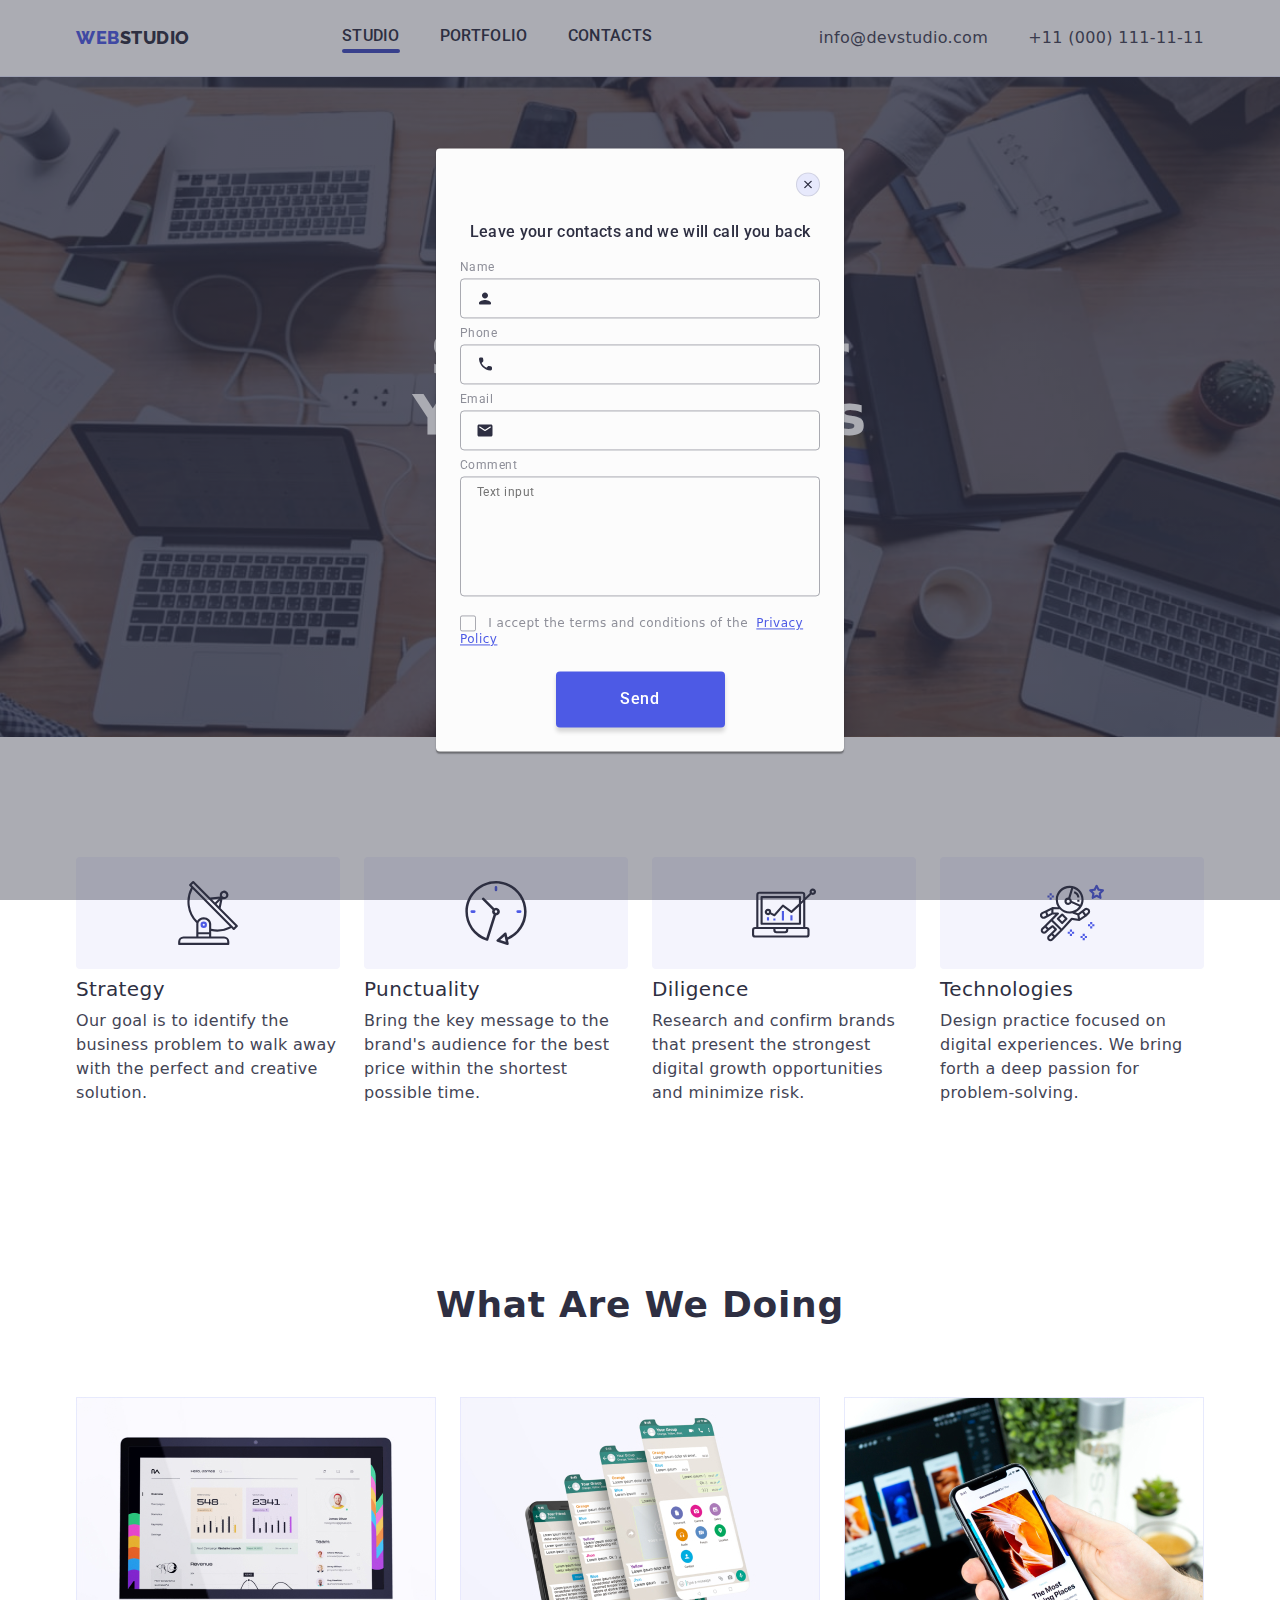
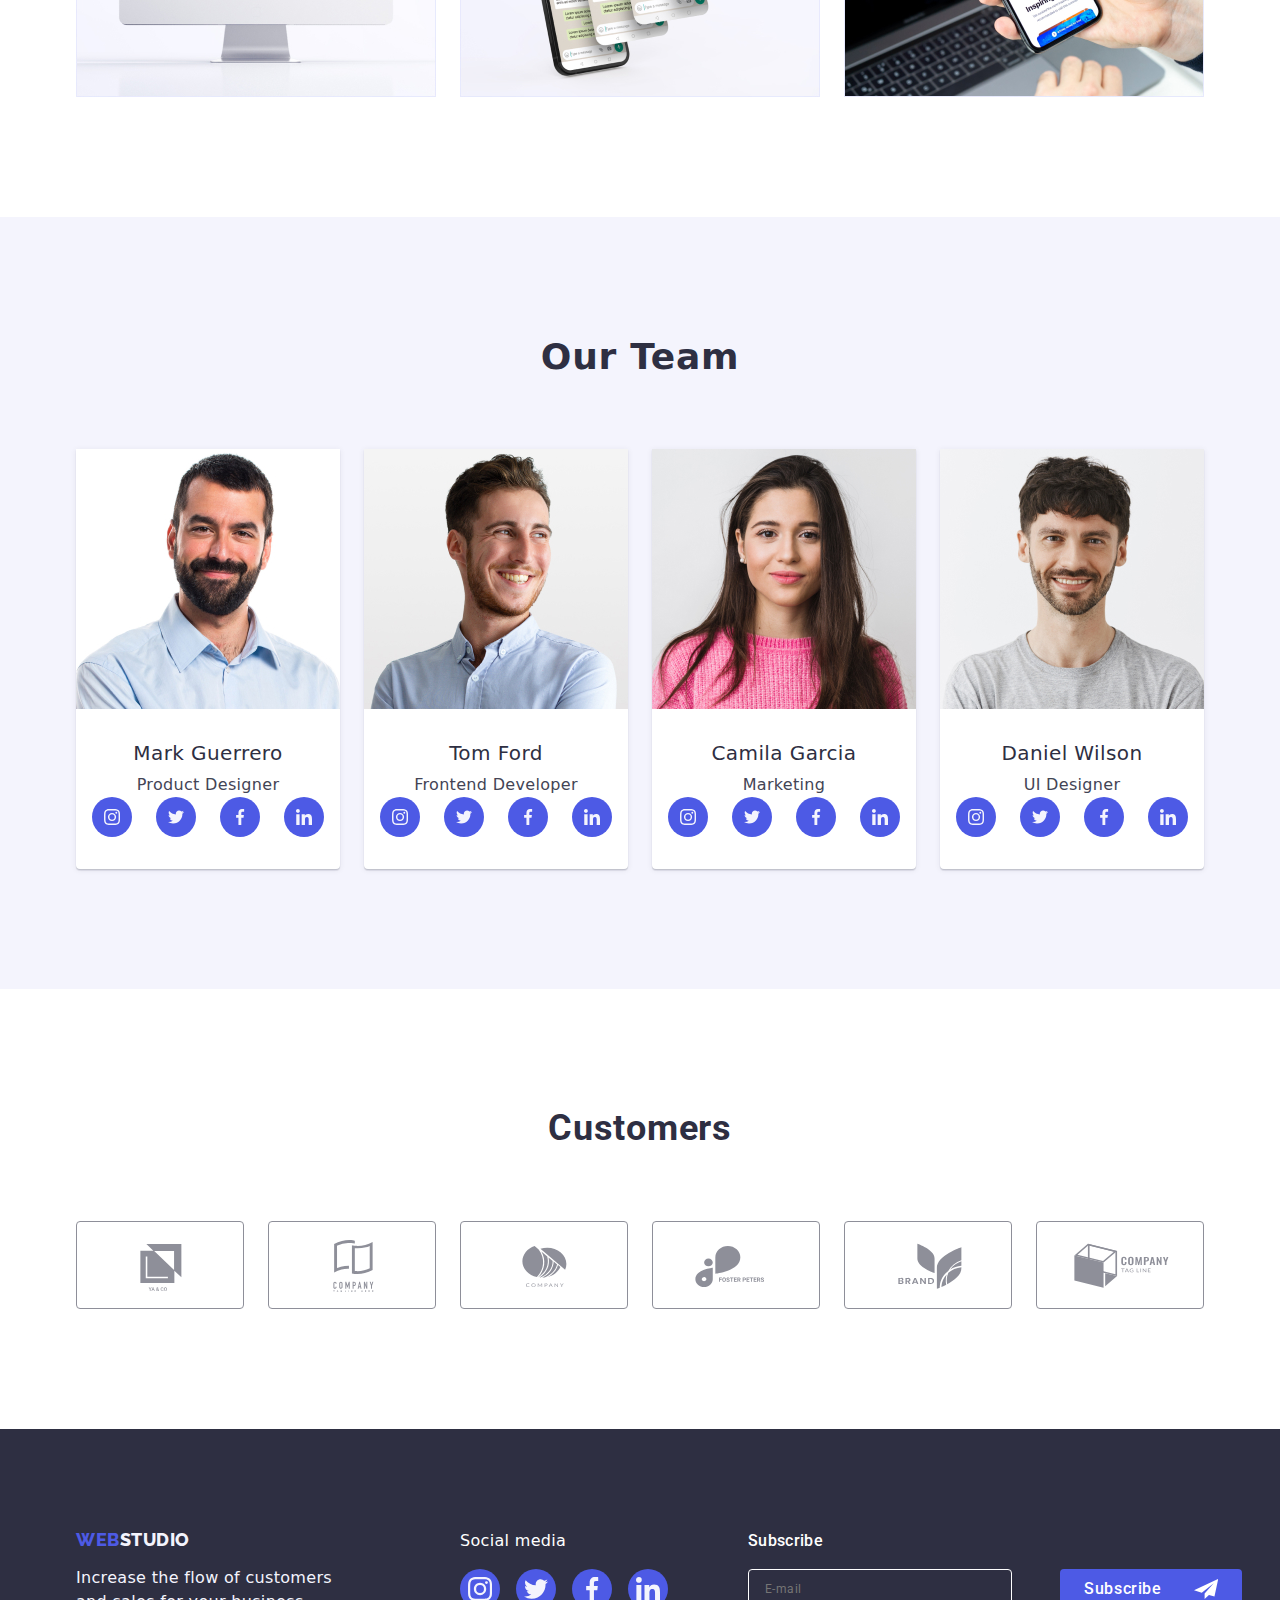
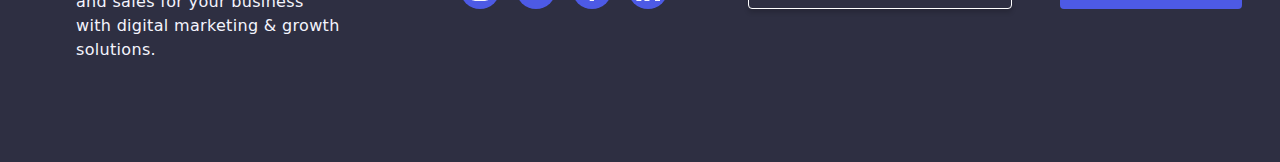
<file: index.html>
<!DOCTYPE html>
<html lang="en">
<head>
    <meta charset="UTF-8">
    <meta name="viewport" content="width=device-width, initial-scale=1.0">
    <title>Web Studio</title>
    <link rel="preconnect" href="https://fonts.googleapis.com">
<link rel="preconnect" href="https://fonts.gstatic.com" crossorigin>
<link href="https://fonts.googleapis.com/css2?family=Raleway:wght@800&family=Roboto:wght@400;500;700&display=swap" rel="stylesheet">
<link rel="stylesheet"
      href="https://cdn.jsdelivr.net/npm/modern-normalize@2.0.0/modern-normalize.min.css">
<link rel="stylesheet" href="./css/styles.css">
</head>

<body>
    <header class="page-header">
        <div class="header-gen container">
        <nav class="page-navigator list">
            <a href="#" class="logo link" target="_blank">Web<span class="logotup link">Studio</span></a>
            <ul class=" menu-list list">
                <li class="menu-item list"><a href="./index.html" class="menu-item-site current link">Studio</a></li>
                <li class="menu-item list"><a href="./portfolio.html" class="menu-item-site link">Portfolio</a></li>
                <li class="menu-item list"><a href="" class="menu-item-site link">Contacts</a></li>
            </ul>
        </nav>
        <address class="contact"> 
        <ul class="list header-adress">
            <li> <a href="mailto:info@devstudio.com" class="contact link">info@devstudio.com</a></li>
            <li> <a href="tel:+110001111111" class="contact link">+11 (000) 111-11-11</a></li>
        </ul>
        </address>
    </div>
    </header>
    
    <main>
        <!-- 1 -->
        <section class="main-section">
        <div class="container">
            <h1 class="main-title-name">Effective Solutions for Your Business</h1>
            <button class="button-service" type="button" data-modal-open>Order Service</button>
        </div>
        </section>

     <!-- 2 -->
     <section class="hero-section list">
        <div class="container">
        <h2 class="visually-hidden">Text</h2>
     <ul class="hero list">
        <li class="hero-list-item">
            <div class="imag-hero">
            <svg class="hero-icon" width="64" height="64">
                <use href="./images/icons.svg#icon-antenna" ></use>
            </svg></div>
            <h3 class="third-d-title">Strategy</h3>
            <p class="hero-descriptions">Our goal is to identify the business
                problem to walk away with the perfect and creative solution. </p>
        </li>
        <li class="hero-list-item">
            <div class="imag-hero">
            <svg class="hero-icon" width="64" height="64">
                <use href="./images/icons.svg#icon-clock"></use>
            </svg></div>
            <h3 class="third-d-title">Punctuality</h3>
            <p class="hero-descriptions">Bring the key message to the brand's audience for the best price within the shortest possible time.</p>
        </li>
        <li class="hero-list-item"> <div class="imag-hero">
            <svg class="hero-icon" width="64" height="64">
                <use href="./images/icons.svg#icon-diagram" ></use>
            </svg></div>
            <h3 class="third-d-title">Diligence</h3>
            <p class="hero-descriptions">Research and confirm brands that present the strongest digital growth opportunities and minimize risk.</p>
        </li>
        <li class="hero-list-item"><div class="imag-hero">
            <svg class="hero-icon" width="64" height="64">
                <use href="./images/icons.svg#icon-astronaut" ></use>
            </svg></div>
            <h3 class="third-d-title">Technologies</h3>
            <p class="hero-descriptions">Design practice focused on digital experiences. We bring forth a deep passion for problem-solving.</p>
        </li>
     </ul>
    </div>
     </section>

     <!-- 3 -->
<section class="doing section">
    <div class="container">
    <h2 class="hero-title">What are we doing</h2>
    <ul class="hero list">
        <li class="working">
            <img src="./images/img-1.jpg" alt="Work1" width="360" height="300">
        </li>
        <li class="working">
            <img src="./images/img-2.jpg" alt="work2" width="360" height="300">
        </li>
        <li class="working">
            <img src="./images/img-3.jpg" alt="work3" width="360" height="300">
        </li>
    </ul>
</div>
</section>

<!-- 4 -->
<section class="last-section">
    <div class="container">
    <h2 class="hero-title">Our Team</h2>
    <ul class="hero list" >
        <li class="team-name"> 
            <img src="./images/img-7.jpg" alt="Product Designer" width="264" >
            <div class="team-prof">
            <h3 class="third-title">Mark Guerrero</h3>
            <p class="hero-description">Product Designer</p>
            <ul class="team-social list">
                <li class="team-social-item ">
                    <a class="team-social-link "  href="">
                        <svg class="team-social-icon" width="16" height="16">
                        <use href="./images/icons.svg#icon-instagram"></use>
                        </svg>
                    </a>
                </li>
                <li class="team-social-item">
                    <a href="" class="team-social-link" >
                        <svg class="team-social-icon" width="16" height="16">
                        <use href="./images/icons.svg#icon-twitter"></use>
                        </svg>
                    </a>
                </li>
                <li class="team-social-item">
                    <a href="" class="team-social-link">
                        <svg class="team-social-icon" width="16" height="16">
                        <use href="./images/icons.svg#icon-facebook"></use>
                        </svg>
                    </a>
                </li>
                <li class="team-social-item">
                    <a href="" class="team-social-link">
                        <svg class="team-social-icon" width="16" height="16">
                        <use href="./images/icons.svg#icon-linkedin"></use>
                        </svg>
                    </a>
                </li>
            </ul>
        </div>
        </li>
        <li class="team-name">
            <img src="./images/img-6.jpg" alt="Frontend Developer" width="264" >
            <div class="team-prof">
            <h3 class="third-title">Tom Ford</h3>
            <p class="hero-description">Frontend Developer</p>
            <ul class="team-social list">
                <li class="team-social-item">
                    <a class="team-social-link" href="">
                        <svg class="team-social-icon" width="16" height="16">
                        <use href="./images/icons.svg#icon-instagram"></use>
                        </svg>
                    </a>
                </li>
                <li class="team-social-item">
                    <a  class="team-social-link" href="">
                        <svg class="team-social-icon" width="16" height="16">
                        <use href="./images/icons.svg#icon-twitter"></use>
                        </svg>
                    </a>
                </li>
                <li class="team-social-item">
                    <a class="team-social-link" href="">
                        <svg class="team-social-icon" width="16" height="16">
                        <use href="./images/icons.svg#icon-facebook"></use>
                        </svg>
                    </a>
                </li>
                <li class="team-social-item">
                    <a class="team-social-link" href="">
                        <svg class="team-social-icon" width="16" height="16">
                        <use href="./images/icons.svg#icon-linkedin"></use>
                        </svg>
                    </a>
                </li>
            </ul>
        </div>
        </li>
        <li class="team-name"> 
            <img src="./images/img-5.jpg" alt="Marketing" width="264" >
            <div class="team-prof">
            <h3 class="third-title">Camila Garcia</h3>
            <p class="hero-description">Marketing</p>
            <ul class="team-social list">
                <li class="team-social-item">
                    <a class="team-social-link" href="">
                        <svg class="team-social-icon" width="16" height="16">
                        <use href="./images/icons.svg#icon-instagram"></use>
                        </svg>
                    </a>
                </li>
                <li class="team-social-item">
                    <a class="team-social-link" href="">
                        <svg class="team-social-icon" width="16" height="16">
                        <use href="./images/icons.svg#icon-twitter"></use>
                        </svg>
                    </a>
                </li>
                <li class="team-social-item">
                    <a class="team-social-link" href="">
                        <svg class="team-social-icon" width="16" height="16">
                        <use href="./images/icons.svg#icon-facebook"></use>
                        </svg>
                    </a>
                </li>
                <li class="team-social-item">
                    <a class="team-social-link" href="">
                        <svg class="team-social-icon" width="16" height="16">
                        <use href="./images/icons.svg#icon-linkedin"></use>
                        </svg>
                    </a>
                </li>
            </ul>
        </div>
        </li>
        <li class="team-name">
            <img src="./images/img-4.jpg" alt="UI Designer" width="264">
            <div class="team-prof">
            <h3 class="third-title">Daniel Wilson</h3>
            <p class="hero-description">UI Designer</p>
            <ul class="team-social list">
                <li class="team-social-item">
                    <a class="team-social-link" href="">
                        <svg class="team-social-icon" width="16" height="16">
                        <use href="./images/icons.svg#icon-instagram"></use>
                        </svg>
                    </a>
                </li>
                <li class="team-social-item">
                    <a class="team-social-link" href="">
                        <svg class="team-social-icon" width="16" height="16">
                        <use href="./images/icons.svg#icon-twitter"></use>
                        </svg>
                    </a>
                </li>
                <li class="team-social-item">
                    <a class="team-social-link" href="">
                        <svg class="team-social-icon" width="16" height="16">
                        <use href="./images/icons.svg#icon-facebook"></use>
                        </svg>
                    </a>
                </li>
                <li class="team-social-item">
                    <a class="team-social-link" href="">
                        <svg class="team-social-icon" width="16" height="16p">
                        <use href="./images/icons.svg#icon-linkedin"></use>
                        </svg>
                    </a>
                </li>
            </ul>
        </div>
        </li>
    </ul>
</div>
</section>
<section class="customers-sect">
    <div class="customers container">
        <h2 class="customers-title">Customers</h2>
        <ul class="customers-item list">
            <li class="customers-links">
            <a href="" class="cust-posulania"> 
              <svg class="customers-icon" height="56" width="104"> 
              <use href="./images/icons.svg#icon-logo-1"></use>
              </svg>
            </a>
            </li>
            <li class="customers-links">
            <a href=""  class="cust-posulania">
                <svg class="customers-icon" height="56" width="104"> 
                    <use href="./images/icons.svg#icon-logo-2"></use>
                    </svg>
            </a>
            </li>
            <li class="customers-links">
            <a href=""  class="cust-posulania">
                <svg class="customers-icon" height="56" width="104"> 
                    <use href="./images/icons.svg#icon-logo-3"></use>
                    </svg>
            </a>
            </li>
            <li class="customers-links">
            <a href=""  class="cust-posulania">
                <svg class="customers-icon" height="56" width="104"> 
                    <use href="./images/icons.svg#icon-logo-4"></use>
                    </svg>
            </a>
            </li>
            <li class="customers-links">
            <a href=""  class="cust-posulania">
                <svg class="customers-icon" height="56" width="104"> 
                    <use href="./images/icons.svg#icon-logo-5"></use>
                </svg>
                </a>
            </li>
            <li class="customers-links">
            <a href=""  class="cust-posulania">
                <svg class="customers-icon" height="56" width="104"> 
                    <use href="./images/icons.svg#icon-logo-6"></use>
                </svg>
            </a>
            </li>
        </ul>
    </div>
</section>
  </main>

  <footer class="footer-section">
    <div class="foot-main container">

    <div class="foot-one">
<a href="#" class="logo foot link" target="_blank">Web<span class="logotup-footer link">Studio</span></a>
<p class="footer-description">Increase the flow of customers and sales for your business with digital marketing & growth solutions.</p>
    </div>

<div class="foot-socials">
    <p class="social-name">Social media</p>
    <ul class="footer-social list">
        <li class="foot-soc-item">
            <a class="foot-social-link link" href="">
                <svg class="footer-social-icon" width="24" height="24">
                <use href="./images/icons.svg#icon-instagram"></use>
                </svg>
            </a>
        </li>
        <li class="foot-soc-item">
            <a class="foot-social-link link" href="" >
                <svg class="footer-social-icon" width="24" height="24">
                <use href="./images/icons.svg#icon-twitter"></use>
                </svg>
            </a>
        </li>
        <li class="foot-soc-item">
            <a class="foot-social-link link" href="">
                <svg class="footer-social-icon" width="24" height="24">
                <use href="./images/icons.svg#icon-facebook"></use>
                </svg>
            </a>
        </li>
        <li class="foot-soc-item">
            <a class="foot-social-link link" href="">
                <svg class="footer-social-icon" width="24" height="24">
                <use href="./images/icons.svg#icon-linkedin"></use>
                </svg>
             </a>
        </li>
    </ul>    
</div>

<div class="foot-modal-form">
    <p class="foot-form-title">Subscribe</p>

    <form class="foot-form">
    <label class="foot-label-form" for="foot-email">
    <input class="foot-email" type="email" name="foot-email" id="foot-email" required placeholder="E-mail">
    </label>

    <button class="foot-button" type="submit">Subscribe
    <svg class="foot-form-icon" width="24" height="24">
        <use href="./images/icons.svg#icon-send"></use>
    </svg>
    </button>
    </form>
</div>
</div>
</footer>

       <!-- is-hidden -->


<div class="backdrop" data-modal>

    <div class="modal">

    <button class="modal-close" type="button" data-modal-close>
        <svg class="modal-close-icon" width="8" height="8">
        <use href="./images/icons.svg#icon-close"></use>
        </svg>
    </button>

    <p class="form-text">Leave your contacts and we will call you back</p>
   
<form class="form-form">

    <div class="modal-form">
    <label class="modal-label" for="user-name">Name</label>
    <div class="modal-field">
         <input class="modal-input" type="text" id="user-name" name = "user-name">
         <svg class="form-icon" width="18" height="24">
        <use href="./images/icons.svg#icon-person" ></use>
         </svg>
    </div>
    </div>

    <div class="modal-form">
    <label class="modal-label" for="user-phone">Phone</label>
    <div class="modal-field">
         <input class="modal-input" type="text" id="user-phone" name="user-phone">
         <svg class="form-icon" width="18" height="24">
        <use href="./images/icons.svg#icon-phone" ></use>
         </svg>
    </div>
    </div>

    <div class="modal-form">
    <label class="modal-label" for="user-email">Email</label>
    <div class="modal-field">
         <input class="modal-input" type="email" id="user-email" name="user-email">
         <svg class="form-icon " width="18" height="24">
        <use href="./images/icons.svg#icon-email" ></use>
         </svg>
    </div>
    </div>

<div class="modal-form-comm">
    <label class="modal-label" for="user-comment">Comment</label>

        <textarea class="form-textarea" name="user-comment" id="user-comment" placeholder="Text input"></textarea>
</div>

<div class="checkbox-modal" >
    <input class="checkbox-modal visually-hidden" value="true"
    type="checkbox" name="user-privacy" id="user-privacy">
    <label class="accept" for="user-privacy">
        <span class="modal-span">
            <svg class="icon-vector" width="10" height="8" >
                <use href="./images/icons.svg#icon-vector" ></use>
            </svg>
        </span>
        I accept the terms and conditions of the
    <a class="policy" href="">Privacy Policy</a>
    </label>
</div>
    <button class="btn-modal-send">Send</button>

   </form>
 </div>
</div> 

<script src="./js/modal.js"></script>

</body>
</html>
</file>
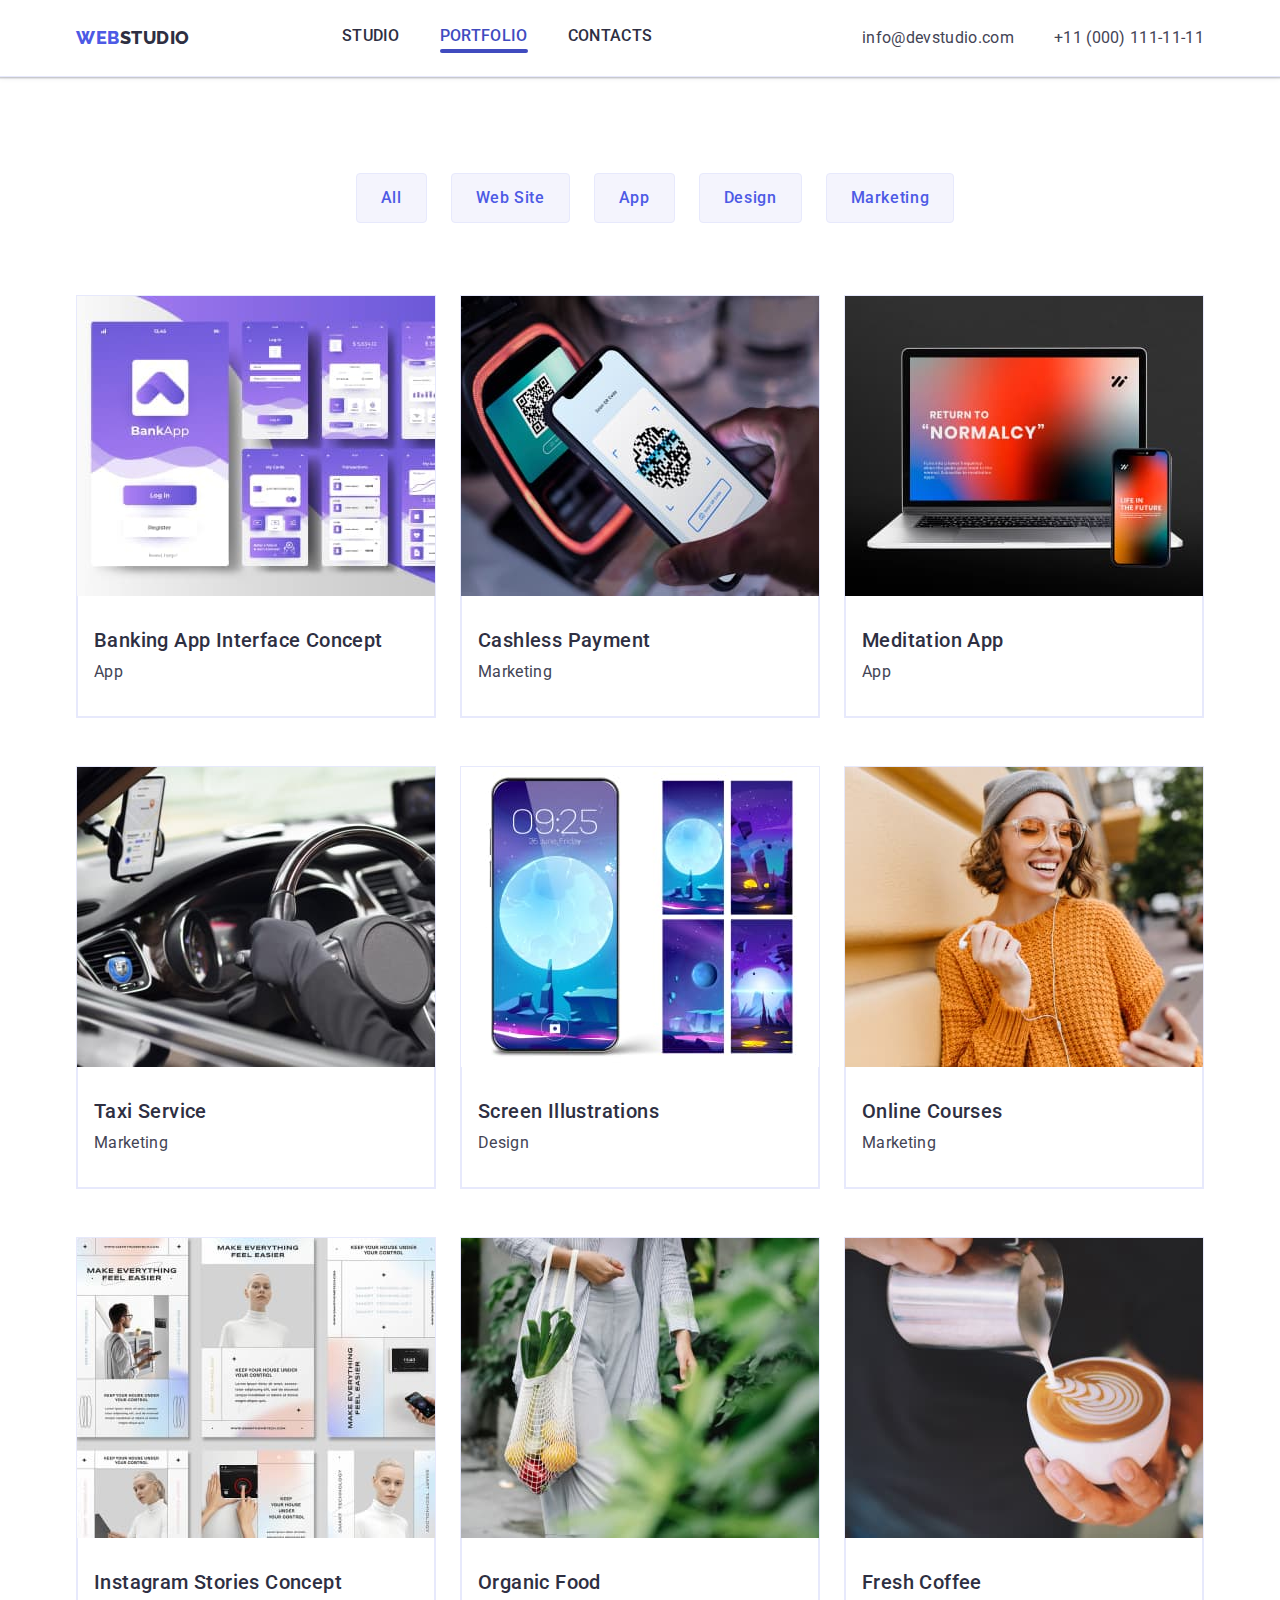
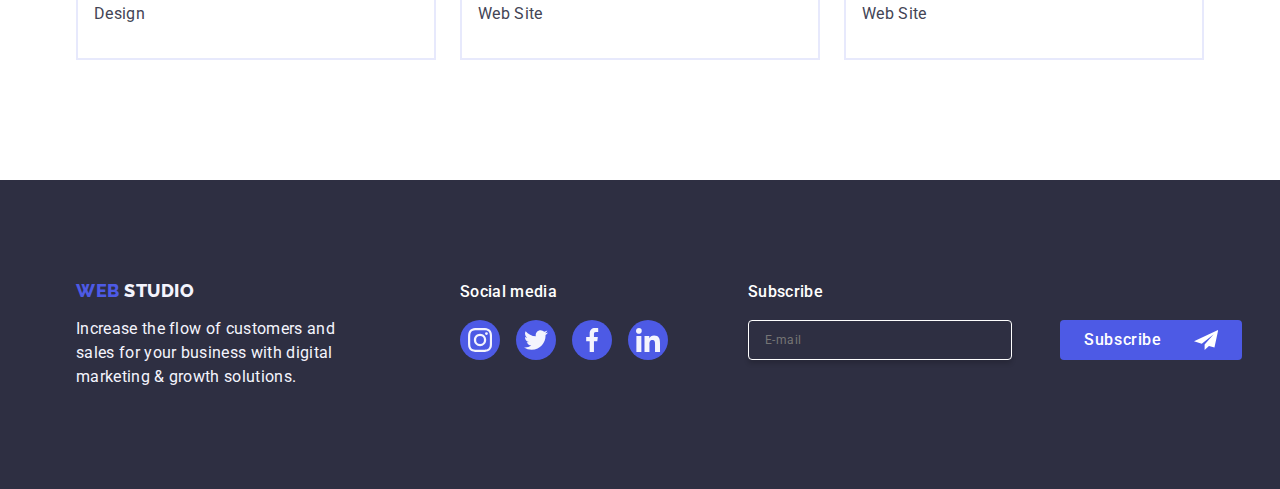
<file: portfolio.html>
<!DOCTYPE html>
<html lang="en">
<head>
    <meta charset="UTF-8">
    <meta name="viewport" content="width=device-width, initial-scale=1.0">
     <title>Web Studio</title>
     <link rel="preconnect" href="https://fonts.googleapis.com">
<link rel="preconnect" href="https://fonts.gstatic.com" crossorigin>
<link href="https://fonts.googleapis.com/css2?family=Raleway:wght@800&family=Roboto:wght@400;500;700&display=swap" rel="stylesheet">
<link rel="stylesheet"
      href="https://cdn.jsdelivr.net/npm/modern-normalize@2.0.0/modern-normalize.min.css">
<link rel="stylesheet" href="./css/styles.css">
</head>

<body class="body">
    <header class="page-header">
    <div class="header-gen container">
        <nav class="page-navigator list">
            <a href="#" class="logo link" target="_blank">Web<span class="logotup link">Studio</span></a>
            <ul class="menu-list list">
                <li class="menu-item list"><a href="./index.html" class="menu-item-site first link">Studio</a></li>
                <li class="menu-item list"><a href="./portfolio.html" class="menu-item-site second current link">Portfolio</a></li>
                <li class="menu-item list"><a href="" class="menu-item-site link">Contacts</a></li>
            </ul>
        </nav>
        <address class="contact"> 
        <ul class="list  header-adress">
            <li> <a href="mailto:info@devstudio.com" class="contact link">info@devstudio.com</a></li>
            <li> <a href="tel:+110001111111" class="contact link">+11 (000) 111-11-11</a></li>
        </ul>
        </address>
    </div>
    </header>

    <main>
    <section class="main-sec list">   
    <div class="container"> 
        <h1 class="visually-hidden">work</h1>
    <ul class="button-section list container">
        <li> <button class="item-list-but" type="button" >All</button></li>
        <li > <button class="item-list-but" type="button">Web Site</button></li>
        <li > <button class="item-list-but" type="button">App</button></li>
        <li > <button class="item-list-but" type="button">Design</button></li>
        <li > <button class="item-list-but" type="button">Marketing</button></li>
    </ul>
            <ul class="last list">
                <li class="last-unit"> 
                    <a class="list-list link" href="#">

                    <div class="overlay">
                    <img src="./images/img-7-3.jpg" alt="App" width="360" height="300" >
                    <p class="overlay-text">
                    14 Stylish and User-Friendly App Design Concepts · Task Manager App · Calorie Tracker App · Exotic Fruit Ecommerce App · Cloud Storage App
                    </p>
                    </div>
                    
                    <div class="list-text">
                    <h2 class="third-title-p">Banking App Interface Concept</h2>
                    <p class="hero-description-p">App</p>
                    </div></a>

                </li>

                <li class="last-unit">
                     <a class="list-list link" href="#">

                    <div class="overlay">
                    <img src="./images/img-4-3.jpg" alt="Marketing" width="360" height="300">
                    <p class="overlay-text">
                        14 Stylish and User-Friendly App Design Concepts · Task Manager App · Calorie Tracker App · Exotic Fruit Ecommerce App · Cloud Storage App
                        </p>
                    </div> 

                    <div class="list-text">
                    <h2 class="third-title-p">Cashless Payment</h2>
                    <p class="hero-description-p">Marketing</p>
                </div></a>
                </li> 

                <li class="last-unit">
                    <a class="list-list link" href="#">

                    <div class="overlay">
                    <img src="./images/img-5-3.jpg" alt="App" width="360" height="300" >
                    <p class="overlay-text">
                        14 Stylish and User-Friendly App Design Concepts · Task Manager App · Calorie Tracker App · Exotic Fruit Ecommerce App · Cloud Storage App
                        </p>
                    </div>
                    <div class="list-text">
                    <h2 class="third-title-p">Meditation App</h2>
                    <p class="hero-description-p">App</p></div></a>
                </li> 

                <li class="last-unit">
                    <a class="list-list link" href="#">

                    <div class="overlay">
                    <img src="./images/img-6-3.jpg" alt="Marketing" width="360" height="300" >
                    <p class="overlay-text">
                        14 Stylish and User-Friendly App Design Concepts · Task Manager App · Calorie Tracker App · Exotic Fruit Ecommerce App · Cloud Storage App
                        </p> 
                    </div>

                    <div class="list-text">
                    <h2 class="third-title-p">Taxi Service</h2>
                    <p class="hero-description-p">Marketing</p></div></a>
                </li> 

                <li class="last-unit"><a class="list-list link" href="#">
                    <div class="overlay">
                    <img src="./images/img-8-2.jpg" alt="Design" width="360" height="300">
                    <p class="overlay-text">
                        14 Stylish and User-Friendly App Design Concepts · Task Manager App · Calorie Tracker App · Exotic Fruit Ecommerce App · Cloud Storage App
                        </p></div>

                    <div class="list-text">
                    <h2 class="third-title-p">Screen Illustrations</h2>
                    <p class="hero-description-p">Design</p></div></a>
                </li> 

                <li class="last-unit"><a class="list-list link" href="#">
                    <div class="overlay">
                    <img src="./images/img-9-2.jpg" alt="Marketing" width="360" height="300" >
                    <p class="overlay-text">
                        14 Stylish and User-Friendly App Design Concepts · Task Manager App · Calorie Tracker App · Exotic Fruit Ecommerce App · Cloud Storage App
                        </p></div>
                    <div class="list-text">
                    <h2 class="third-title-p">Online Courses</h2>
                    <p class="hero-description-p">Marketing</p></div></a>
                </li> 

                <li class="last-unit"><a class="list-list link" href="#"> 
                    <div class="overlay">
                    <img src="./images/img-10-2.jpg" alt="Design" width="360" height="300">
                    <p class="overlay-text">
                        14 Stylish and User-Friendly App Design Concepts · Task Manager App · Calorie Tracker App · Exotic Fruit Ecommerce App · Cloud Storage App
                        </p></div>
                    <div class="list-text">
                    <h2 class="third-title-p">Instagram Stories Concept</h2>
                    <p class="hero-description-p">Design</p></div></a>
                </li> 

                <li class="last-unit"><a class="list-list link" href="#"> 
                    <div class="overlay">
                    <img src="./images/img-11-2.jpg" alt="Web Site" width="360" height="300" >
                    <p class="overlay-text">
                        14 Stylish and User-Friendly App Design Concepts · Task Manager App · Calorie Tracker App · Exotic Fruit Ecommerce App · Cloud Storage App
                        </p></div>
                    <div class="list-text">
                    <h2 class="third-title-p">Organic Food</h2>
                    <p class="hero-description-p">Web Site</p></div></a>
                </li> 

                <li class="last-unit"><a class="list-list link " href="#">
                     <div class="overlay">
                    <img src="./images/img-12-2.jpg" alt="Web Site" width="360" height="300">
                    <p class="overlay-text">
                        14 Stylish and User-Friendly App Design Concepts · Task Manager App · Calorie Tracker App · Exotic Fruit Ecommerce App · Cloud Storage App
                        </p>    
                     </div>
                    <div class="list-text">
                    <h2 class="third-title-p">Fresh Coffee</h2>
                    <p class="hero-description-p">Web Site</p></div></a>
                </li> 
            </ul>
        </div>
        </section>   
    </main>
    
    <footer class="footer-section">

        <div class="foot-main container">

    <div class="foot-one">
        <a href="#" class="logo foot link" target="_blank">Web <span class="logotup-footer link">Studio</span></a>
        <p class="footer-description">Increase the flow of customers and sales for your business with digital marketing & growth solutions.</p>
    </div>

    <div class="foot-socials">
        <p class="social-name">Social media</p>
        <ul class="footer-social list">
            <li class="foot-soc-item">
                <a class="foot-social-link link" href="">
                    <svg class="footer-social-icon" width="24" height="24">
                    <use href="./images/icons.svg#icon-instagram"></use>
                    </svg>
                </a>
            </li>
            <li class="foot-soc-item">
                <a class="foot-social-link link" href="">
                    <svg class="footer-social-icon" width="24" height="24">
                    <use href="./images/icons.svg#icon-twitter"></use>
                    </svg>
                </a>
            </li>
            <li class="foot-soc-item">
                <a class="foot-social-link link" href="">
                    <svg class="footer-social-icon" width="24" height="24">
                    <use href="./images/icons.svg#icon-facebook"></use>
                    </svg>
                </a>
            </li>
            <li class="foot-soc-item">
                <a class="foot-social-link link" href="">
                    <svg class="footer-social-icon" width="24" height="24">
                    <use href="./images/icons.svg#icon-linkedin"></use>
                    </svg>
                </a>
            </li>
        </ul>
    </div>

<div class="foot-modal-form">
    <p class="foot-form-title">Subscribe</p>

    <form class="foot-form">

    <label class="foot-label-form" for="foot-email"> 
    <input class="foot-email" type="email" name="foot-email" id="foot-email" required placeholder="E-mail"/>
    </label>

    <button class="foot-button" type="submit">Subscribe
    <svg class="foot-form-icon" width="24" height="24">
        <use href="./images/icons.svg#icon-send"></use>
    </svg>
    </button>
    </form>

    </div>   
    </div>
    </footer>
    
    <script src="./js/modal.js"></script>
</body>
</html>
</file>
<file: css/styles.css>
:root{
--okean: #404bbf;
--Iris: #4D5AE5;
--CLOUD: #F4F4FD;
--SLATE:#434455;
--NAVYBLUEmodal: #2e2f42;
--WHITE: #FFFFFF;
--cornflower: #E7E9FC;
--success: #31D0AA; 
--LIGHTSLATE: #8e8f99;
}

.body {
    font-family: 'Roboto', sans-serif;
    background-color: #FFFFFF;
    color: #434455;
    }

.list{
    list-style: none;
    font-style: normal;
}
.link{
    text-decoration: none;
}
.main-section{
    margin-left: auto;
    margin-right: auto;
    background-image: linear-gradient(rgba(46, 47, 66, 0.7), rgba(46, 47, 66, 0.7)), url(../images/people-office1-2.jpg); 
    background-repeat: no-repeat;
    background-position: center; 
    background-size: cover; 
    max-width: 1440px;  
    padding-top: 188px;  
    padding-bottom: 188px;
}

.page-navigator {
    list-style: none;
    text-decoration: none;
    text-transform: uppercase;
    font-weight:  800;
    font-size: 18px;
    line-height: 1.17;
    letter-spacing: 0.03em;
    font-family: 'Raleway', sans-serif;
    display: flex;
    align-items: center;
}
.hero-description{
    font-size: 16px;
    font-weight: 400;
    line-height: 24px;
    letter-spacing: 0.02em;
    color: #434455;
    text-align: center;
}
.hero-descriptions{
    font-size: 16px;
    font-weight: 400;
    line-height: 24px;
    letter-spacing: 0.02em;
    color: #434455;
    margin-left: auto;
}
.hero-description-p{
    font-size: 16px;
    font-weight: 400;
    line-height: 24px;
    letter-spacing: 0.02em;
    color: #434455;
    margin-left: auto;
}

.hero-description:hover,
.hero-description:focus{
    transform: translateY(0%);
}
.footer-description{
    color: #F4F4FD;
    font-size: 16px;
    font-weight: 400;
    line-height: 24px;
    letter-spacing: 0.02em;
    width: 264px;
}

.footer-link{
    display: inline-block; 
    margin-bottom: 16px; 
}
.logo {
    font-family: 'Raleway', sans-serif;
    font-size: 18px;
    font-weight: 800;
    line-height: 21px;
    letter-spacing: 0.03em;
    text-decoration: none; 
    color: #4D5AE5;
    line-height: 1.17;
    text-transform: uppercase;
    margin-right: 76px;
    max-width: 496px; 
}
.logotup {
    color:  #2E2F42;
    font-family: 'Raleway', sans-serif;
    font-size: 18px;
    font-weight: 800;
    line-height: 21px;
    letter-spacing: 0.03em;
    text-decoration: none; 
    line-height: 1.17;
    text-transform: uppercase;
    margin-right: 76px;
    max-width: 496px; 
}
.logotup-footer{
    font-family: 'Raleway', sans-serif;
    font-size: 18px;
    font-weight: 800;
    line-height: 21px;
    letter-spacing: 0.03em;
    text-decoration: none; 
    line-height: 1.17;
    text-transform: uppercase;
    color: #f4f4fd ;
   }

.foot{
    display: inline-block; 
    margin-bottom: 16px;
    margin-right: 120px;
}
.menu-item-site{
    font-size: 16px;
    font-weight: 500;
    line-height: 1.5;
    letter-spacing: 0.02em;
    color: var(--Navyblue);
    line-height: 1.5 ;
    padding: 24px 0 ;
    font-family: 'Roboto', sans-serif;
    display: inline-block;
  
    color:var(--NAVYBLUEmodal);
    transition: color 250ms cubic-bezier(0.4, 0, 0.2, 1) ;
}
.menu-list{
    gap: 40px;
    display: flex;
}
.contact {
font-size: 16px;
font-weight: 400;
line-height: 1.5;
letter-spacing: 0.02em;
color: var(--SLATE);
font-style: normal;
transition: color 250ms cubic-bezier(0.4, 0, 0.2, 1);
margin-left: auto;

}
.contact:hover, 
.contact:focus {
 color:  #404bbf;
}
.header-adress{
    display: flex;
    gap: 40px;
}
   
.main-sec{
    padding-top: 96px; 
    padding-bottom: 120px;
}

.main-title-name{
font-size: 56px;
font-weight: 700;
letter-spacing: 0.02em;
text-align: center;
line-height: 1.07;
color: #FFFFFF;
margin: 0 auto;
margin-bottom: 48px;
max-width: 496px; 
}

.button-service:hover, 
.button-service:focus{
    background-color: #404BBF;
}
.button-service {
    font-family: 'Roboto', sans-serif;
    font-size: 16px;
    font-weight: 500;
    line-height: 24px;
    letter-spacing: 0.04em;
    color:  #FFFFFF;
    background-color:#4D5AE5 ;
    cursor: pointer;
    list-style: none;
    line-height: 1.5;
    min-width: 169px;
    height: 56px;
    border-radius: 4px;
    padding: 16px 32px;
    border: none;
    display: block;
    margin: 0 auto;
    transition: background-color 250ms cubic-bezier(0.4, 0, 0.2, 1);
}

.last-section{
    background: #F4F4FD;
    padding: 120px 0;
    
}
.second-title {
font-size: 20px;
font-weight: 500;
line-height: 24px;
letter-spacing: 0.02em;
color:  #2E2F42;
}
.third-title{
    font-size: 20px;
    font-weight: 500;
    line-height: 24px;
    letter-spacing: 0.02em;
    color:  #2E2F42;
    margin-bottom: 8px;
    text-align: center;
  }
  .third-d-title{
    font-size: 20px;
    font-weight: 500;
    line-height: 24px;
    letter-spacing: 0.02em;
    color:  #2E2F42;
    margin-bottom: 8px;
    margin-left: auto;
  }
  .third-title-p{
    font-size: 20px;
    font-weight: 500;
    line-height: 24px;
    letter-spacing: 0.02em;
    color:  #2E2F42;
    margin-bottom: 8px;
    margin-left: auto;
  }

.item-list-but{
font-size: 16px;
font-weight: 500;
line-height: 24px;
letter-spacing: 0.04em;
line-height: 1.5;
cursor: pointer;
text-align: center;
font-family: 'Roboto', sans-serif;
color: #4D5AE5;
background-color: var(--CLOUD);
    border-radius: 4px;
    padding: 12px 24px;
    border: none;
    display: flex;
    justify-content: center;
    align-items: center;
    border: 1px solid  var(--cornflower);
    transition: color 250ms cubic-bezier(0.4, 0, 0.2, 1), background-color 250ms cubic-bezier(0.4, 0, 0.2, 1), border-color 250ms cubic-bezier(0.4, 0, 0.2, 1), box-shadow 250ms cubic-bezier(0.4, 0, 0.2, 1); ;
}
.item-list-but:hover,
.item-list-but:focus{
background-color: #404BBF;
color:#FFFFFF ;
border: 1px solid transparent;
box-shadow:0px 3px 1px rgba(0, 0, 0, 0.1), 0px 2px 1px rgba(0, 0, 0, 0.08), 0px 2px 2px rgba(0, 0, 0, 0.12);
}
.menu-item-site:hover, 
.menu-item-site:focus{
    color:#404BBF;
}
.first{
    color: 250ms cubic-bezier(0.4, 0, 0.2, 1);
}
.second{
    position: relative;
    color: #404bbf;
    transition: color 250ms cubic-bezier(0.4, 0, 0.2, 1);
}
.hero-list-item{
    width: calc((100% - 72px) / 4);
}

.hero-title{
    font-size: 36px;
    font-weight: 700;
    letter-spacing: 0.02em;
    text-align: center;
    text-transform: capitalize;
    color: #2E2F42;
    line-height: 1.11;
    margin-bottom: 72px; 
}
.team-name{
    background-color: #FFFFFF;
    border-radius: 0px 0px 4px 4px;
    width: calc((100% - 72px) / 4); 
    box-shadow: 0px 1px 6px rgba(46, 47, 66, 0.08), 0px 1px 1px rgba(46, 47, 66, 0.16), 0px 2px 1px rgba(46, 47, 66, 0.08);
}

 /* homework 3 */

 .section{
    padding-top: 60px;
    padding-bottom: 60px;
}
.flex-container{
    display: flex;
    justify-content: space-between;
}
.container{
    width: 1158px;
    margin-left: auto;
    margin-right: auto;
    padding-left: 15px;
    padding-right: 15px;
  
}
.h1, h2, h3, h4, p{
    margin: 0;
}
ul,ol{
    margin: 0;
    padding: 0;
}
a {color: currentColor;}

img {display: block;}


.menu-list{
    display: flex;
    gap: 40px;
}

.hero-section{
    padding: 120px 0; 
}
.hero{
    display: flex;
    gap: 24px; 
    
}

.list-text{
    padding: 32px 16px;
    border: 1px solid #e7e9fc; 
    border-top: none; 
}
.list-list{
    text-decoration: none;
    display: block;
    transition: box-shadow 250ms cubic-bezier(0.4, 0, 0.2, 1); 
}
.list-list:hover,
.list-list:focus{
    box-shadow: 0px 1px 6px rgba(46, 47, 66, 0.08), 0px 1px 1px rgba(46, 47, 66, 0.16), 0px 2px 1px rgba(46, 47, 66, 0.08); 
}

.last-unit{
    border: 1px solid #E7E9FC;
    background-color: #FFFFFF;
    width: calc((100% - 48px) / 3); 
}
.last {
    list-style: none;
    background-color: #FFFFFF;
    display: flex;
    flex-wrap: wrap;
    column-gap: 24px;
    row-gap: 48px;
    align-content: center;
}
.button-section {
    margin-bottom: 72px;
    display: flex; 
    justify-content: center;
    gap: 24px; 
}
.visually-hidden{
    position: absolute;
    width: 1px;
    height: 1px;
    margin: -1px;
    border: 0;
    padding: 0;
    white-space: nowrap;
    clip-path: inset(100%);
    clip: rect(0 0 0 0);
    overflow: hidden;
}
.page-header{
    border-bottom: 1px solid #e7e9fc;
    box-shadow:0px 2px 1px rgba(46, 47, 66, 0.08), 0px 1px 1px rgba(46, 47, 66, 0.16), 0px 1px 6px rgba(46, 47, 66, 0.08); 
}
.header-gen{
    display: flex;
    align-items: center;

}
.menu-list{
    gap: 40px ;
}
.main {
padding-top: 96px;
}
.team-prof{
    padding: 32px 0 ;
}
.doing{
    padding-bottom: 120px; 
}
.working{
    width: calc((100% - 48px) / 3)
}




/* ---------- */
/* HOMEWORK 4 */
/* ---------- */




.backdrop {
    position: fixed;
    top: 0;
    left: 0;
    width: 100%;
    height: 100%;
    background-color: rgba(46, 47, 66, 0.4) ;
    transform: translateY(0);
    transition: opacity 250ms cubic-bezier(0.4, 0, 0.2, 1), visibility 250ms cubic-bezier(0.4, 0, 0.2, 1);
}
.backdrop.is-hidden{
    visibility: hidden;
    opacity: 0;
    pointer-events: none;
    transform: translate(100%);}

.modal{
    position: absolute;
    width: 408px;
    min-height: 584px;
    top: 50%;
    left: 50%;
    transform: translate(-50%, -50%) scale(1);
    flex-shrink: 0;
    border-radius: 4px;
    background-color: #fcfcfc; 
transition: transform 250ms cubic-bezier(0.4, 0, 0.2, 1);
box-shadow: 0px 1px 1px rgba(0, 0, 0, 0.14), 0px 1px 3px rgba(0, 0, 0, 0.12), 0px 2px 1px rgba(0, 0, 0, 0.2);
padding: 72px 24px 24px 24px;;
}
.modal-close{
position: absolute;
right:24px;
top: 24px;
width: 24px; 
height: 24px;
border-radius: 50%;
cursor: pointer;
justify-content: center;
align-items: center;
display: flex;
background-color: #e7e9fc; 
color: #2E2F42;
padding: 0;
border: 1px solid rgba(0, 0, 0, 0.1);
transition: background-color 250ms cubic-bezier(0.4, 0, 0.2, 1), border 250ms cubic-bezier(0.4, 0, 0.2, 1); 
}

.modal-close:hover,
.modal-close:focus{
    border: none;
    background-color: var(--okean);
}

.modal-close-icon{
    transition: fill 250ms cubic-bezier(0.4, 0, 0.2, 1);
}
.modal-close:hover,
.modal-close:focus {
    fill:  #ffffff;
}

.last-unit{
    display: block;
    color: inherit;
}
.list-list:hover .overlay-text,
.list-list:focus .overlay-text{
    transform: translateY(0%);
}

.overlay{
    overflow: hidden;
    position: relative;
}
.overlay-text{
    top: 0;
    position: absolute;
    font-size: 16px;
    line-height: 1.5; 
    letter-spacing: 0.02em; 
    color: var(--CLOUD);
    padding: 40px 32px; 
    background-color: #4d5ae5;
    height: 100%;
    width: 100%;
    transform: translateY(100%);
    transition: transform 250ms cubic-bezier(0.4, 0, 0.2, 1);
}
.current::after{
    content: '' ;
    display: block;
    width: 100%;
    height: 4px;
    border-radius: 2px;
    position: absolute; 
    left: 0;
    bottom: -1px; 
    background-color: #404bbf;
    position: relative; 
}

.imag-hero{
    display: flex;
    align-items: center;
    justify-content: center;
    height: 112px; 
    background-color: #f4f4fd;
    border-radius: 4px;
    margin-bottom: 8px; 
}
.team-social{
    display: flex;
    justify-content: center;
    align-items: center;
    gap: 24px;
}
.team-social-item{
 width: 40px;
height: 40px;
border-radius: 50%;
}
.team-social-icon{
    fill: #F4F4FD;
}
.team-social-link{
    transition: background-color  250ms cubic-bezier(0.4, 0, 0.2, 1);
    width: 100%;
    height: 100%;
    background-color: var(--Iris);
    border-radius:50%;
    display: flex;
    align-items: center;
    justify-content: center;
}
.team-social-link:hover,
.team-social-link:focus{
background-color: #404bbf; 
}
.customers-sect{
    padding-top: 120px; 
    padding-bottom: 120px; 
}
.customers-title{
    color: var(--NAVYBLUEmodal);
    text-align: center;
    font-family: Roboto;
    font-size: 36px;
    font-weight: 700;
    margin-bottom: 72px;
    letter-spacing: 0.72px;
    text-transform: capitalize;
    line-height: 1.11;
}
.customers-item{
    display: flex;
    gap: 24px; 
}
.customers-links{
    height: 88px;
    width: calc((100% - 120px) / 6);
}
.cust-posulania{
width: 100%;
height: 100%;
border-radius:4px;
display: flex;
align-items: center; 
justify-content: center;
color: var(--LIGHTSLATE);
border: 1px solid #8e8f99;
transition: border-color 250ms cubic-bezier(0.4, 0, 0.2, 1), color 250ms cubic-bezier(0.4, 0, 0.2, 1);
}

.cust-posulania:hover,
.cust-posulania:focus{
    color: #404bbf; 
    border-color: #404bbf; 
}
.customers-icon{
    fill: currentColor; 
}

.social-name{
    color: var(--WHITE);
font-size: 16px;
font-weight: 500;
line-height: 24px;
letter-spacing: 0.02em;
font-weight: 500;
line-height: 1.5;
margin-bottom: 16px; 
}
.footer-section{
    background: #2E2F42;
    padding: 100px 0;
}
.foot-main{
    display: flex;
    align-items: baseline;
}
.foot-one{
    margin-right: 120px;
}
.footer-social{
    display: flex;
 gap: 16px;
}
.footer-social-icon{
    fill: var(--CLOUD);
}
.foot-soc-item{
    width: 40px;
   height: 40px;
  }
.foot-social-link{
    width: 100%;
    height: 100%;
    background-color: var(--Iris);
    border-radius: 50%;
    display: flex; 
    align-items: center;
    justify-content: center;
    transition: background-color 250ms cubic-bezier(0.4, 0, 0.2, 1);
}
.foot-social-link:hover,
.foot-social-link:focus{
    background-color: var(--success);
}


/* ///////////////////// */
/*..... HOMEWORK 5 ......*/
/* ///////////////////// */

.form-text{
    color: var(--NAVY-BLUE, #2E2F42);
text-align: center;
font-family: Roboto;
font-size: 16px;
font-weight: 500;
line-height: 24px; 
letter-spacing: 0.02em;
margin-bottom: 16px;
}
.modal-field{
    position: relative;
}
.modal-input{
    padding: 11px 16px 11px 34px;
    width: 360px;
    width: 100%;
    height: 40px;
    border-radius: 4px;
border: 1px solid var(--NAVY-BLUE-modal, rgba(46, 47, 66, 0.40));
position: relative;
outline: transparent;
background-color: transparent;
padding-left: 38px;
transition: border-color 250ms cubic-bezier(0.4, 0, 0.2, 1); 

}
.modal-input:focus{
border: 1px solid #4D5AE5;
}
.modal-input:focus + .form-icon{
    fill:#4D5AE5;
}
.form-icon{
    position: absolute;
    left: 16px;
    top: 50%;
    transform: translateY(-50%); 
    transition: fill 250ms cubic-bezier(0.4, 0, 0.2, 1);
   fill: #2E2F42;
}

.modal-form{
    position: relative;
    margin-bottom: 8px;
}

.modal-label{
    color: var(--LIGHT-SLATE, #8E8F99);
font-family: Roboto;
font-size: 12px;
letter-spacing: 0.48px;
margin-bottom: 4px;
display: block;
line-height: 1.17; 
}

.modal-form-comm{
    position: relative;
    margin-bottom: 16px;
    color: var(--LIGHT-SLATE, #8E8F99);
font-family: Roboto;
font-size: 12px;
letter-spacing: 0.48px;
display: block;
line-height: 1.17; 
margin-bottom: 16px;
}

.form-textarea{
    border-radius: 4px;
    border-color: 1px solid var(--NAVY-BLUE-modal, rgba(46, 47, 66, 0.40));
    max-width: 360px;
    width: 100%;
    resize: none;
    height: 120px;
    color: var(--NAVY-BLUE-modal, rgba(46, 47, 66, 0.40));
    font-family: Roboto;
    font-size: 12px;
    line-height: 1.17;
    letter-spacing: 0.04em;
    padding: 8px 16px;
    outline: transparent;
    background-color: transparent;
    transition: border-color 250ms cubic-bezier(0.4, 0, 0.2, 1);
}
.form-textarea:focus-within{
    border: 1px solid #4D5AE5;
}
.modal-span{
    width: 16px;
    height: 16px;
    stroke-width: 1px;
border: 1px solid rgba(46, 47, 66, 0.4);
display: inline-flex; 
align-items: center;
justify-content: center;
border-radius: 2px; 
margin-right: 8px;
transition: background-color 250ms cubic-bezier(0.4, 0, 0.2, 1), border 250ms cubic-bezier(0.4, 0, 0.2, 1), fill 250ms cubic-bezier(0.4, 0, 0.2, 1);
fill: transparent;
}
.checkbox-modal:checked + .accept > .modal-span{
    background-color: var(--okean);
    border: none;
    fill: var(--CLOUD)
}

.checkbox-modal{
    margin-bottom: 24px;
}
.accept{
    color: var(--LIGHT-SLATE, #8E8F99);
font-size: 12px;
line-height: 1.17; 
letter-spacing: 0.48px;
display: block;
}
.policy{
color: var(--IRIS, #4D5AE5);
font-size: 12px;
line-height: 16px;
letter-spacing: 0.48px;
text-decoration-line: underline;
margin-left: 4px;
}
.btn-modal-send{
    display: block;
padding: 16px 32px;
align-items: flex-start;
gap: 10px;
border-radius: 4px;
background-color: var(--IRIS, #4D5AE5);
box-shadow: 0px 4px 4px 0px rgba(0, 0, 0, 0.15);
color: white;
cursor: pointer;
min-width: 169px;
height: 56px;
font-family: "Roboto", sans-serif;
font-weight: 500;
line-height: 1.5;
letter-spacing: 0.04em;
transition: background-color 250ms cubic-bezier(0.4, 0, 0.2, 1);
border: none;
margin-left: auto;
margin-right: auto;
}

.foot-form{
    display: flex;
    gap: 24px;
}
.foot-modal-form{
    margin-left: 80px;
}

.foot-email{
    width: 264px;
    height: 40px; 
    border-radius: 4px;
border: 1px solid var(--WHITE, #FFF);
box-shadow: 0px 4px 4px 0px rgba(0, 0, 0, 0.15);
background-color: transparent;
color: white;
font-family: Roboto;
font-size: 12px;
font-weight: 400;
line-height: 1.5; 
letter-spacing: 0.04em;
padding-left: 16px;
}
.required .placeholder{
    color: WHITE;
}
.foot-form-title{
    color: var(--WHITE);
font-family: Roboto;
font-size: 16px;
font-weight: 500;
line-height: 24px; 
letter-spacing: 0.02em;
margin-bottom: 16px;
}

.foot-button{
    display:flex;
    padding: 8px 24px;
    justify-content: center;
    align-items: center;
    gap: 16px;
    border-radius: 4px;
    background-color: #4D5AE5;
    cursor: pointer;
    color: white;
    text-align: center;
    font-family: Roboto;
    font-size: 16px;
    font-weight: 500;
    line-height: 1.5; 
    letter-spacing: 0.04em;
    margin-left: 24px;
    height: 40px;
    cursor: pointer;
    border: none;
    min-width: 165px; 
    font-family: "Roboto", sans-serif;
}
.foot-form-icon{
    fill: var(--WHITE);
    margin-left: 16px;


}
</file>
